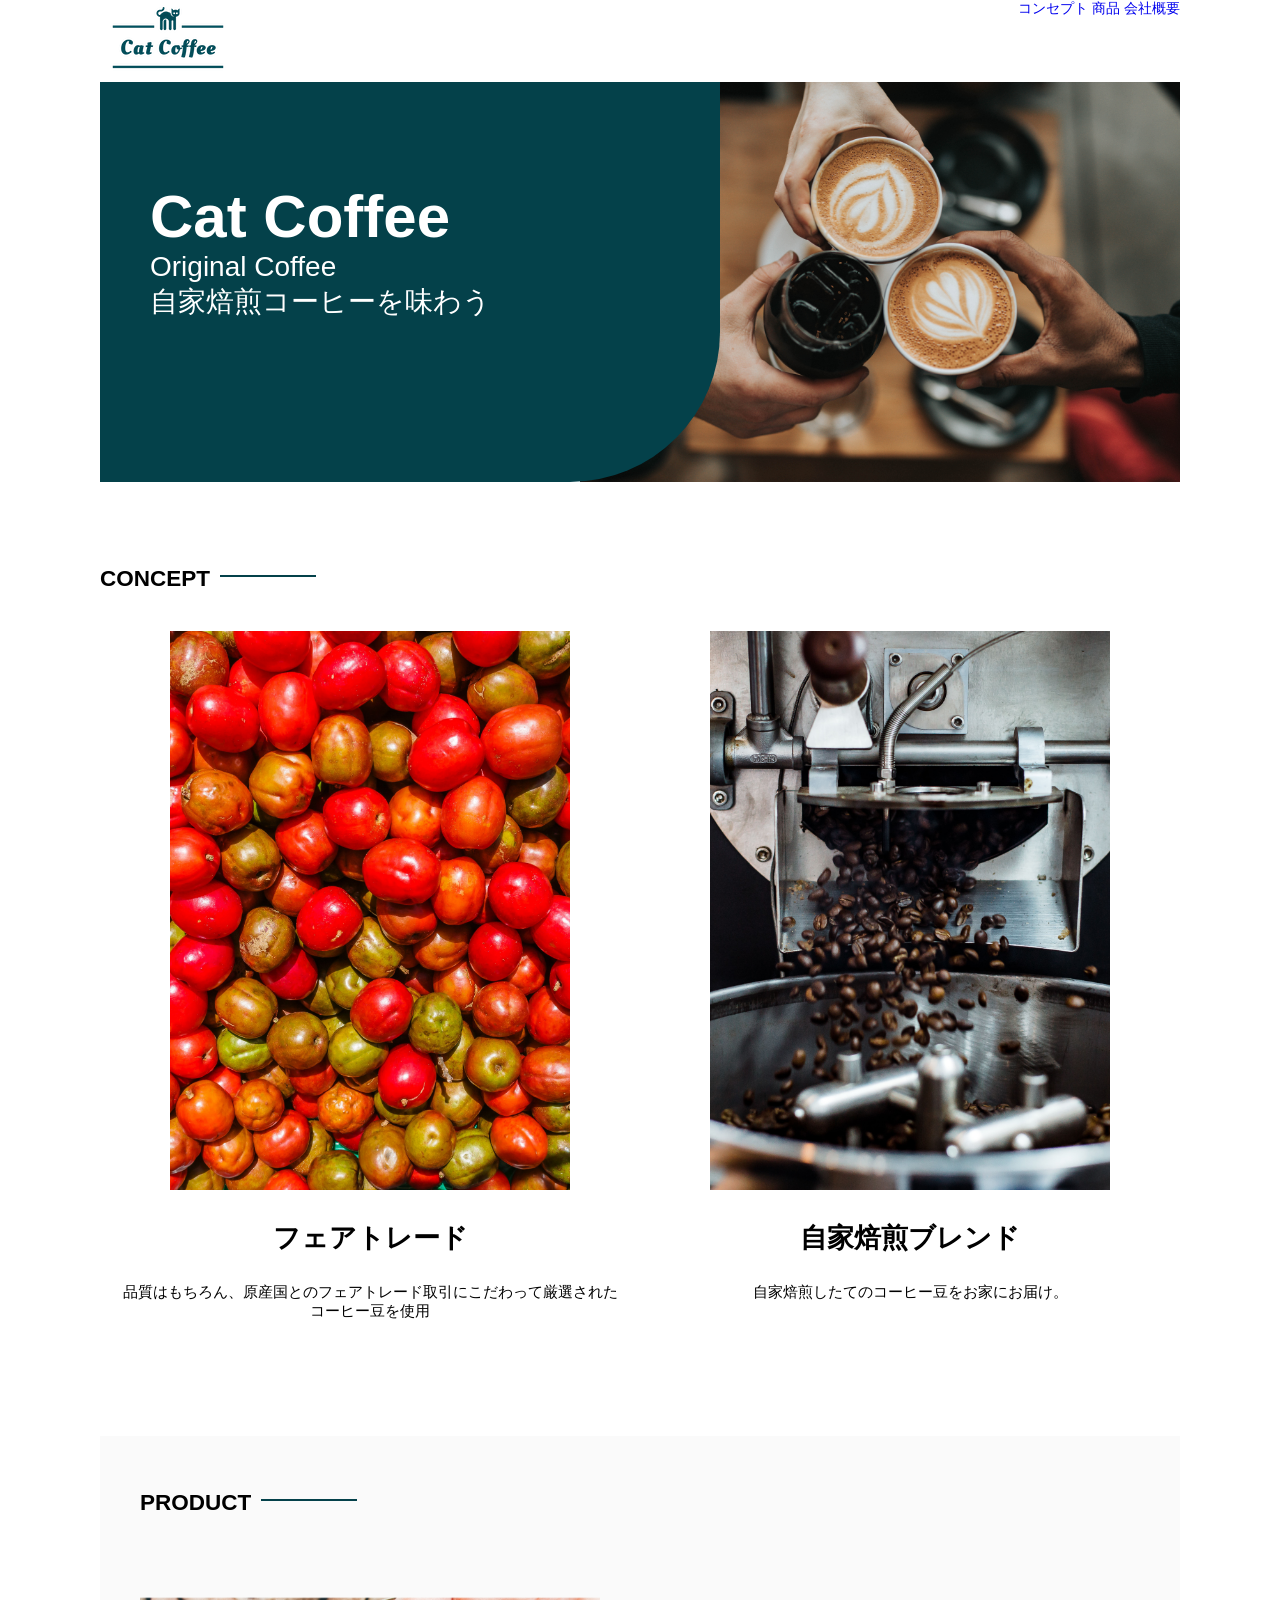
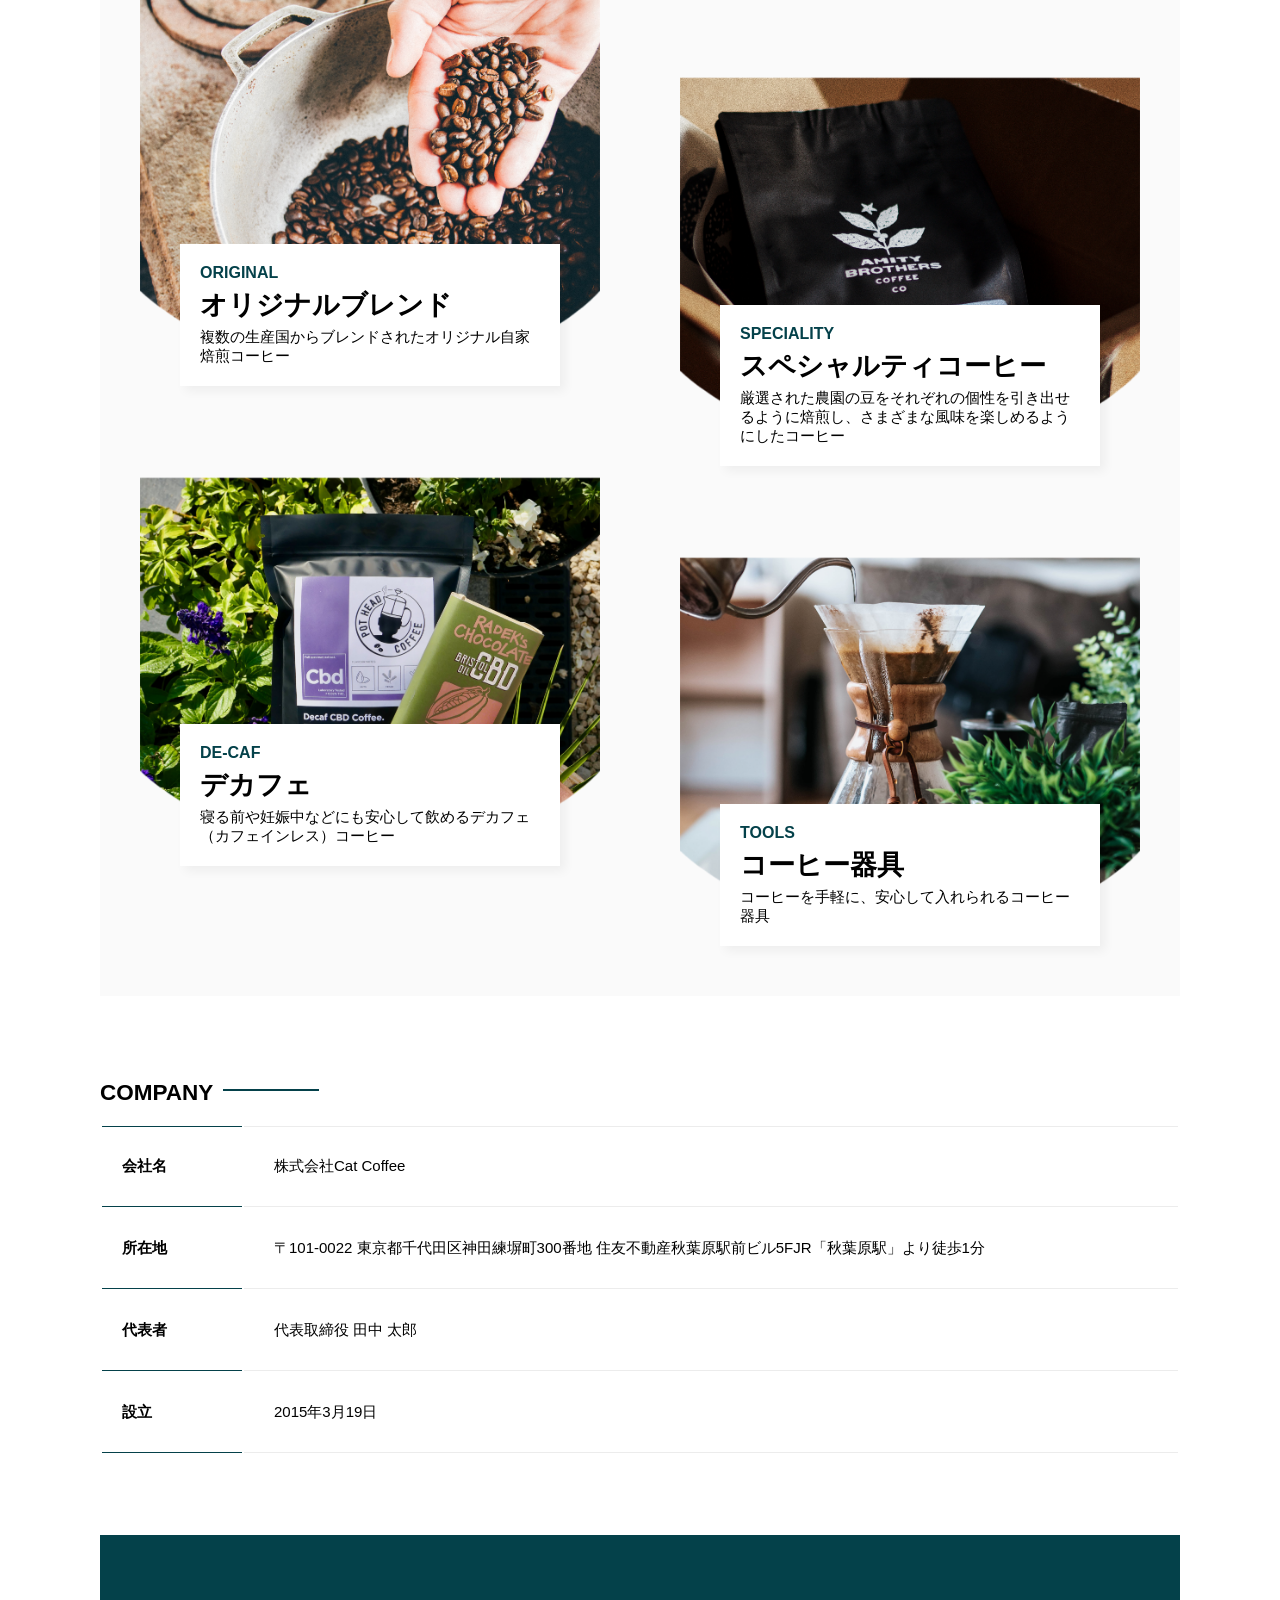
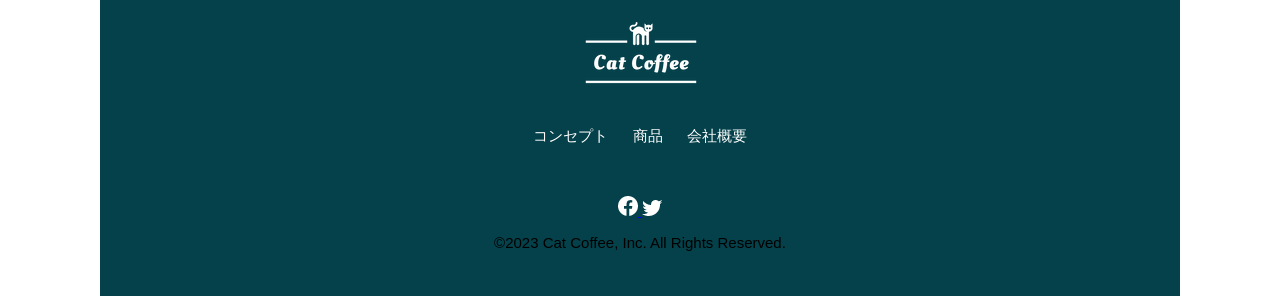
<file: cat-coffee/index.html>
<!DOCTYPE html>
<html>
  <head>
    <meta charset="UTF-8">
    <link rel="stylesheet" href="style.css">
    <meta name="description" content="Cat Coffeeは自家焙煎珈琲豆を届けるコーヒー豆屋さんです。">
    <title>Cat Coffee</title>
  </head>

    <body>
      <header>
        <div>
          <a href="index.html" id="logo"> <img src="images/logo-cat-coffee.png"></a>
        </div>

        <div class="nav">
          <a href="index.html#concept"> コンセプト</a>
          <a href="index.html#product"> 商品</a>
          <a href="index.html#company"> 会社概要</a>
        </div>
      </header>

      <main>
        <article>
          <section id="mainvisual">
            <div id="main-message">
              <h1>Cat Coffee</h1>
              <p>Original Coffee</p>
              <p>自家焙煎コーヒーを味わう</p>
           </div>
           <img src="images/index/index-main-coffee.jpg" alt="コーヒーを入れる画像">
          </section>

          <section id="concept">
          <h2 class="index-h2">CONCEPT</h2>
          <div id="concept-flex">
            <div>
              <img class="concept-photo" src="images/index/index-fair-trade.jpg" alt="コーヒー果実">
              <h3>フェアトレード</h3>
              <p>品質はもちろん、原産国とのフェアトレード取引にこだわって厳選されたコーヒー豆を使用</p>
            </div>

            <div>
              <img class="concept-photo" src="images/index/index-house-brend.jpg" alt="自家焙煎ブレンド">
              <h3>自家焙煎ブレンド</h3>
              <p>自家焙煎したてのコーヒー豆をお家にお届け。</p>
            </div>
          </div>
          </section>


          <section id="product">
            <h2 class="index-h2">PRODUCT</h2>
            <div>
              <div id="product-left">
                <div>
                  <img class="product-photo" src="images/index/index-originalblend.png" alt="オリジナルブレンド">
                  <div class="product-explain">
                    <span>ORIGINAL</span>
                    <h3>オリジナルブレンド</h3>
                    <p>複数の生産国からブレンドされたオリジナル自家焙煎コーヒー</p>
                  </div>
                </div>
                <div>
                  <img class="product-photo" src="images/index/index-decaf.png" alt="デカフェコーヒー">
                  <div class="product-explain">
                    <span>DE-CAF</span>
                    <h3>デカフェ</h3>
                    <p>寝る前や妊娠中などにも安心して飲めるデカフェ（カフェインレス）コーヒー</p>
                  </div>
                </div>
              </div>

              <div id="product-right">
                <div>
                  <img class="product-photo" src="images/index/index-specialty.png" alt="スペシャルティコーヒー">
                  <div class="product-explain">
                    <span>SPECIALITY</span>
                    <h3>スペシャルティコーヒー</h3>
                    <p>厳選された農園の豆をそれぞれの個性を引き出せるように焙煎し、さまざまな風味を楽しめるようにしたコーヒー</p>
                  </div>
                </div>

                <div>
                  <img class="product-photo" src="images/index/index-coffee-tool.png" alt="コーヒー器具">
                  <div class="product-explain">
                    <span>TOOLS</span>
                    <h3>コーヒー器具</h3>
                    <p>コーヒーを手軽に、安心して入れられるコーヒー器具</p>
                  </div>
                </div>
              </div>
             </div>
          </section>


          <section id="company">
            <h2 class="index-h2">COMPANY</h2>
            <table id="company-table">
              <tr>
                <th class="tableheader tableheader-first">会社名</th>
                <td class="cell cell-first">株式会社Cat Coffee</td>
              </tr>

              <tr>
                <th class="tableheader">所在地</th>
                <td class="cell">〒101-0022 東京都千代田区神田練塀町300番地 住友不動産秋葉原駅前ビル5FJR「秋葉原駅」より徒歩1分</td>
              </tr>

              <tr>
                <th class="tableheader">代表者</th>
                <td class="cell">代表取締役 田中 太郎</td>
              </tr>

              <tr>
                <th class="tableheader">設立</th>
                <td class="cell">2015年3月19日</td>
              </tr>
            </table>
          </section>
        </article>
      </main>

      <footer>
        <div id="footer-logo">
          <img src="images/logo-cat-coffee-white.png" alt="Cat Coffee">
        </div>

        <div id="footer-link">
          <a href="index.html#concept">コンセプト</a>
          <a href="index.html#product">商品</a>
          <a href="index.html#company">会社概要</a>
        </div>

        <div id="sns-footer">
          <a href="https://www.facebook.com/sejuku2013">
            <img src="images/button-facebook.png">
          </a>
          <a href="https://twitter.com/samuraijuku">
            <img src="images/button-twitter.png">
          </a>
          <p id="copyright">&copy;2023 Cat Coffee, Inc. All Rights Reserved.</p>
        </div>
      </footer>
    </body>
</html>
</file>
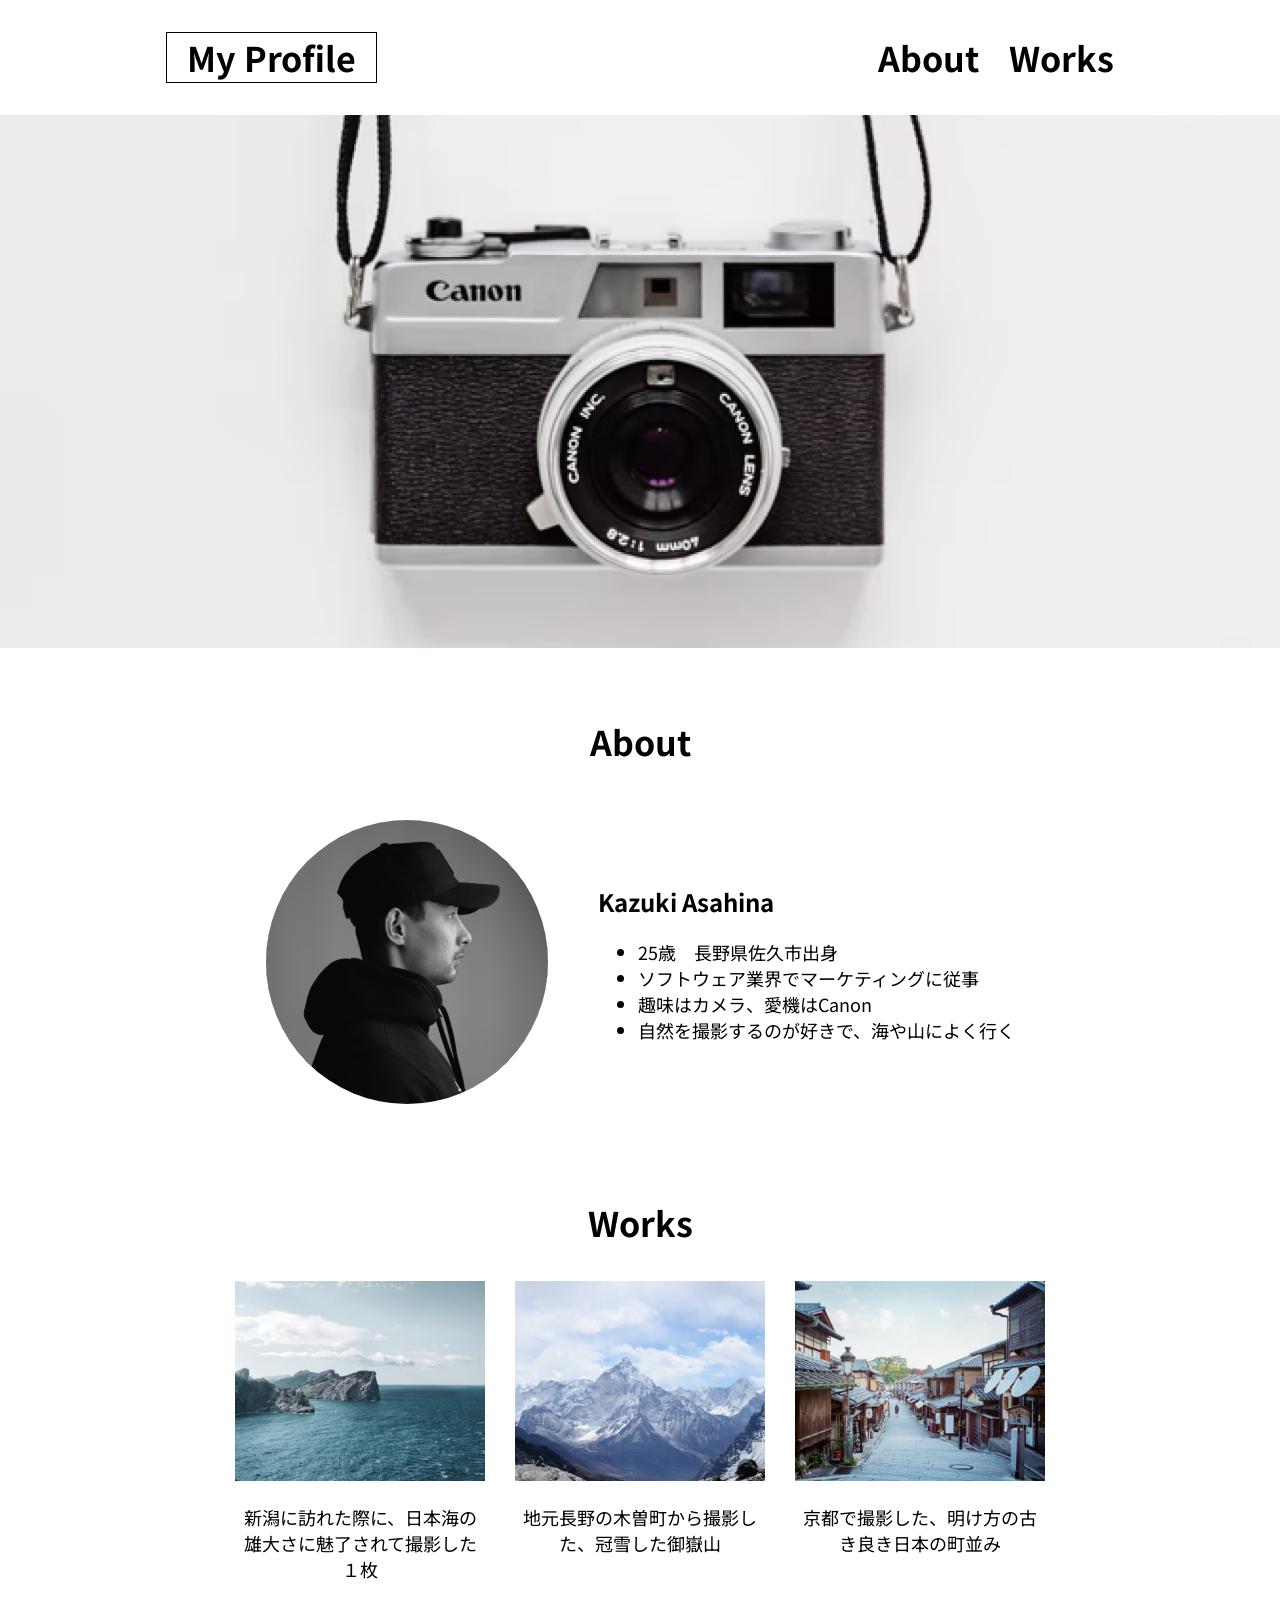
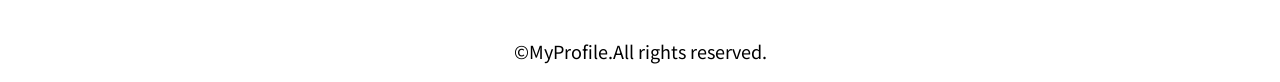
<file: kadai_001/index.html>
<!DOCTYPE html>
<html>
  <head>
    <meta charset="UTF-8">
    <link rel="stylesheet" href="style.css">
    <meta name="description" content="自己紹介と趣味を掲載するサイトです。">
    <title>MyProfile</title>
    <link rel="preconnect" href="https://fonts.googleapis.com">
    <link rel="preconnect" href="https://fonts.gstatic.com" crossorigin>
    <link href="https://fonts.googleapis.com/css2?family=Josefin+Sans:ital,wght@0,100..700;1,100..700&family=Noto+Sans+JP&display=swap" rel="stylesheet">
  </head>

  <body>
    <header>
        <div id="home">
            <a href="index.html">My Profile</a>
        </div>

        <div id="nav">
          <a href="index.html#about">About</a>
          <a href="index.html#works">Works</a>
        </div>
    </header>

    <main>
      <article>

        <div id="camera">
          <img src="Figma/main.png">
        </div>

        <section id="about">
          <h1>About</h1>
          <div id="about-flex">
            <img id="about-photo" src="Figma/about.png" alt="顔写真">
            <div id="profile">
              <h2>Kazuki Asahina</h2>
              <ul>
                <li>25歳　長野県佐久市出身</li>
                <li>ソフトウェア業界でマーケティングに従事</li>
                <li>趣味はカメラ、愛機はCanon</li>
                <li>自然を撮影するのが好きで、海や山によく行く</li>
              </ul>
            </div>
          </div>
        </section>

        <section id="works">
          <h1>Works</h1>
          <div id="works-flex">
            <div class="photo">
              <img id="works-left" src="Figma/works1.png" alt="日本海の写真">
              <p>新潟に訪れた際に、日本海の雄大さに魅了されて撮影した１枚</p>
            </div>

            <div class="photo">
              <img id="works-center" src="Figma/works2.png" alt="御嶽山の写真">
              <p>地元長野の木曽町から撮影した、冠雪した御嶽山</p>
            </div>

            <div class="photo">
              <img id="works-right" src="Figma/works3.png" alt="京都の街並みの写真">
              <p>京都で撮影した、明け方の古き良き日本の町並み</p>
            </div>
          </div>
        </section>

      </article>

      <footer>
        <p id="copyright">&copy;MyProfile.All rights reserved.</p>
      </footer>

    </main>
  </body>
</html>
</file>
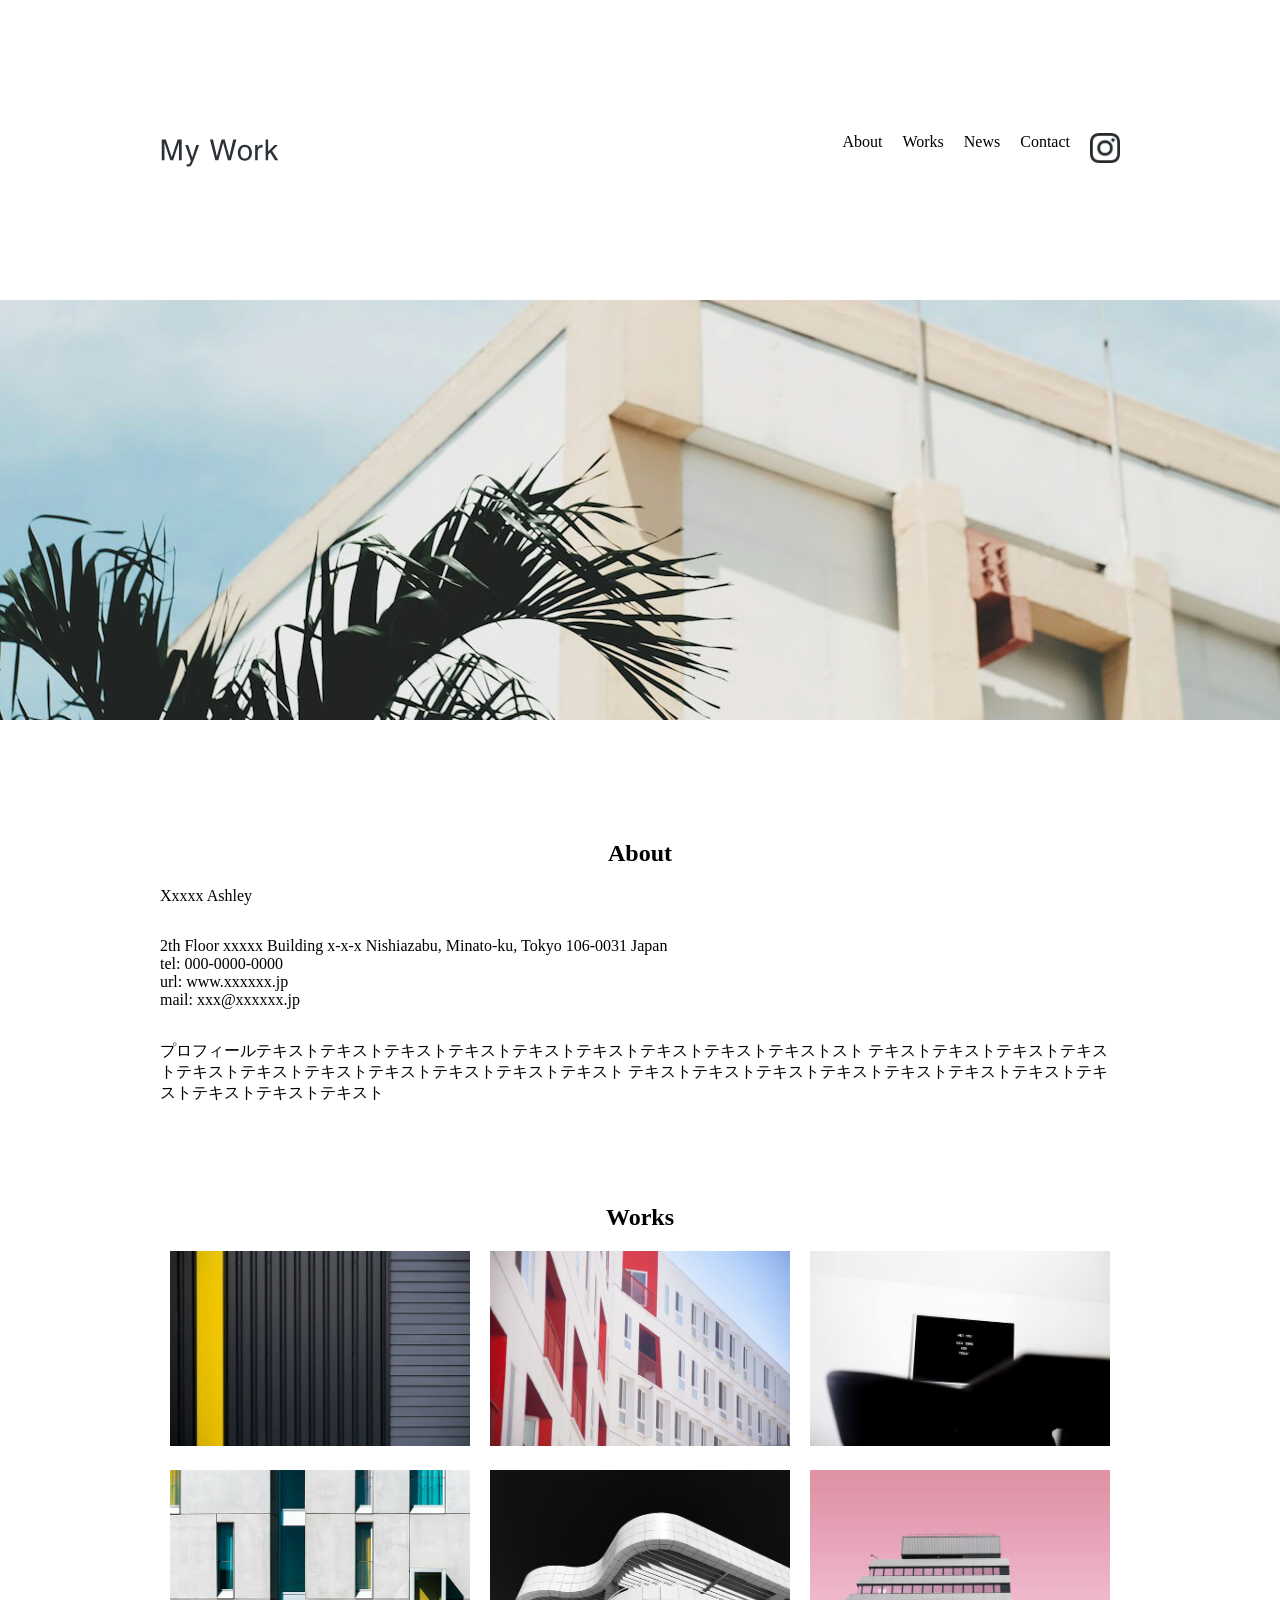
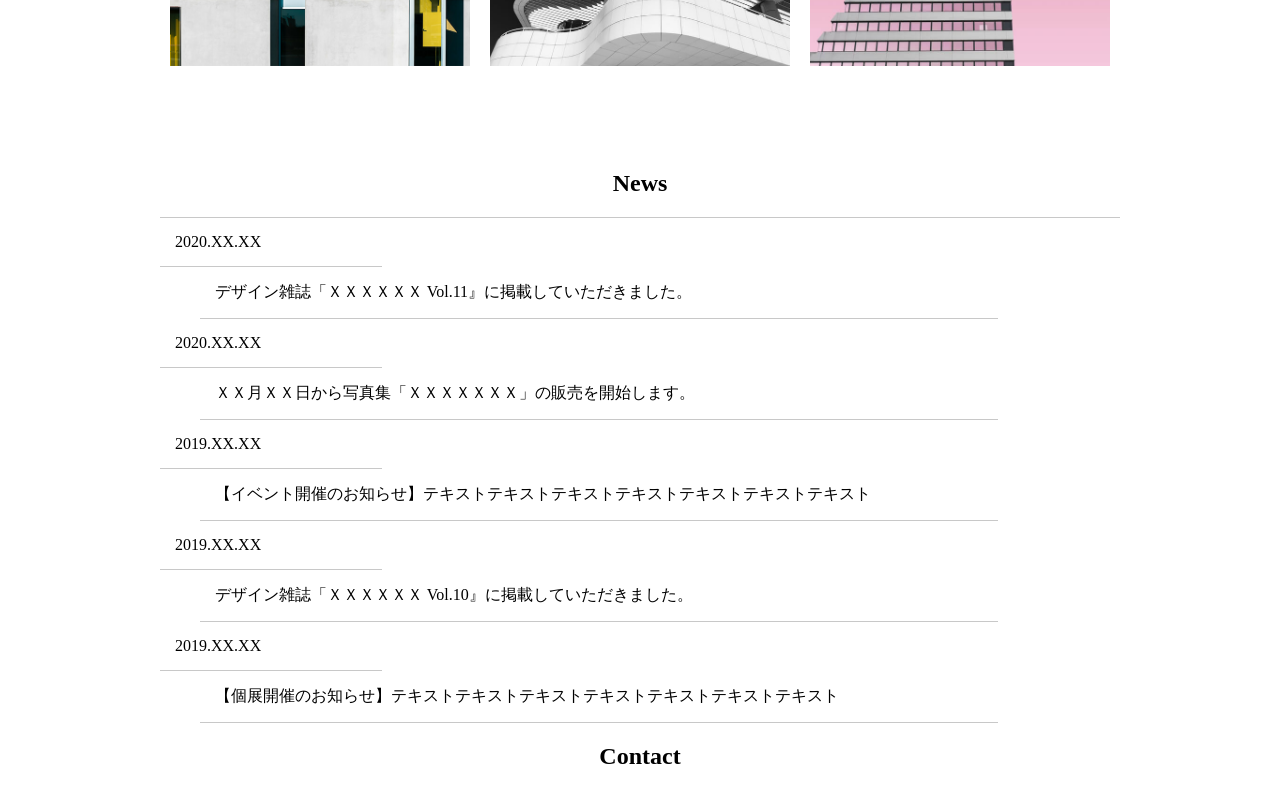
<file: My Work/index.html>
<!DOCTYPE! html>
<html>
	<head>
		<meta charset="UTF-8">
		<link rel="stylesheet" href="style.css">
		<meta name="description" content="フォトグラファーの紹介サイト">
		<title>Profile</title>
	</head>
	
	<body>
		<header class="content">
      <h1>
        <a href="index.html"><img src="img/logo.svg"></a>
      </h1>
        <nav>
          <ul>
            <li><a href="index.html#about">About</a></li>
            <li><a href="index.html#works">Works</a></li>
            <li><a href="index.html#news">News</a></li>
            <li><a href="index.html#contact">Contact</a></li>
            <li><a href=""><img src="img/icon-instagram.png" alt="instagramのアイコン"></a></li>
          </ul>
        </nav>
		</header>
		
		<main>
      <div class="main">
        <img src="img/mainvisual-pc.jpg" alt="メインビジュアル">
      </div>

      <div id="about" class="content">
        <h2>About</h2>
        <ul>
          <li>Xxxxx Ashley</li>
          <li>2th Floor xxxxx Building x-x-x Nishiazabu, Minato-ku, Tokyo 106-0031 Japan</li>
          <li>tel: 000-0000-0000</li>
          <li>url: www.xxxxxx.jp</li>
          <li>mail: xxx@xxxxxx.jp</li>
        </ul>
        <p>プロフィールテキストテキストテキストテキストテキストテキストテキストテキストテキストスト テキストテキストテキストテキストテキストテキストテキストテキストテキストテキストテキスト テキストテキストテキストテキストテキストテキストテキストテキストテキストテキストテキスト</p>
      </div>

      <div id="works" class="content">
        <h2>Works</h2>
        <ul>
          <li><img src="img/works1.jpg"></li>
          <li><img src="img/works2.jpg"></li>
          <li><img src="img/works3.jpg"></li>
          <li><img src="img/works4.jpg"></li>
          <li><img src="img/works5.jpg"></li>
          <li><img src="img/works6.jpg"></li>
        </ul>
      </div>

      <div id="news" class="content">
        <h2>News</h2>
          <dl>
            <dt>2020.XX.XX</dt>
            <dd>デザイン雑誌「ＸＸＸＸＸＸ Vol.11』に掲載していただきました。</dd>
            <dt>2020.XX.XX</dt>
            <dd>ＸＸ月ＸＸ日から写真集「ＸＸＸＸＸＸＸ」の販売を開始します。</dd>
            <dt>2019.XX.XX</dt>
            <dd>【イベント開催のお知らせ】テキストテキストテキストテキストテキストテキストテキスト  </dd>
            <dt>2019.XX.XX</dt>
            <dd>デザイン雑誌「ＸＸＸＸＸＸ Vol.10』に掲載していただきました。</dd>
            <dt>2019.XX.XX</dt>
            <dd>【個展開催のお知らせ】テキストテキストテキストテキストテキストテキストテキスト</dd>
          </dl>
      </div>

      <div id="contact" class="content">
        <h2>Contact</h2>
        <ul>
        </ul>
      </div>
		</main>

    <footer>
    </footer>
  </body>
</html>
</file>
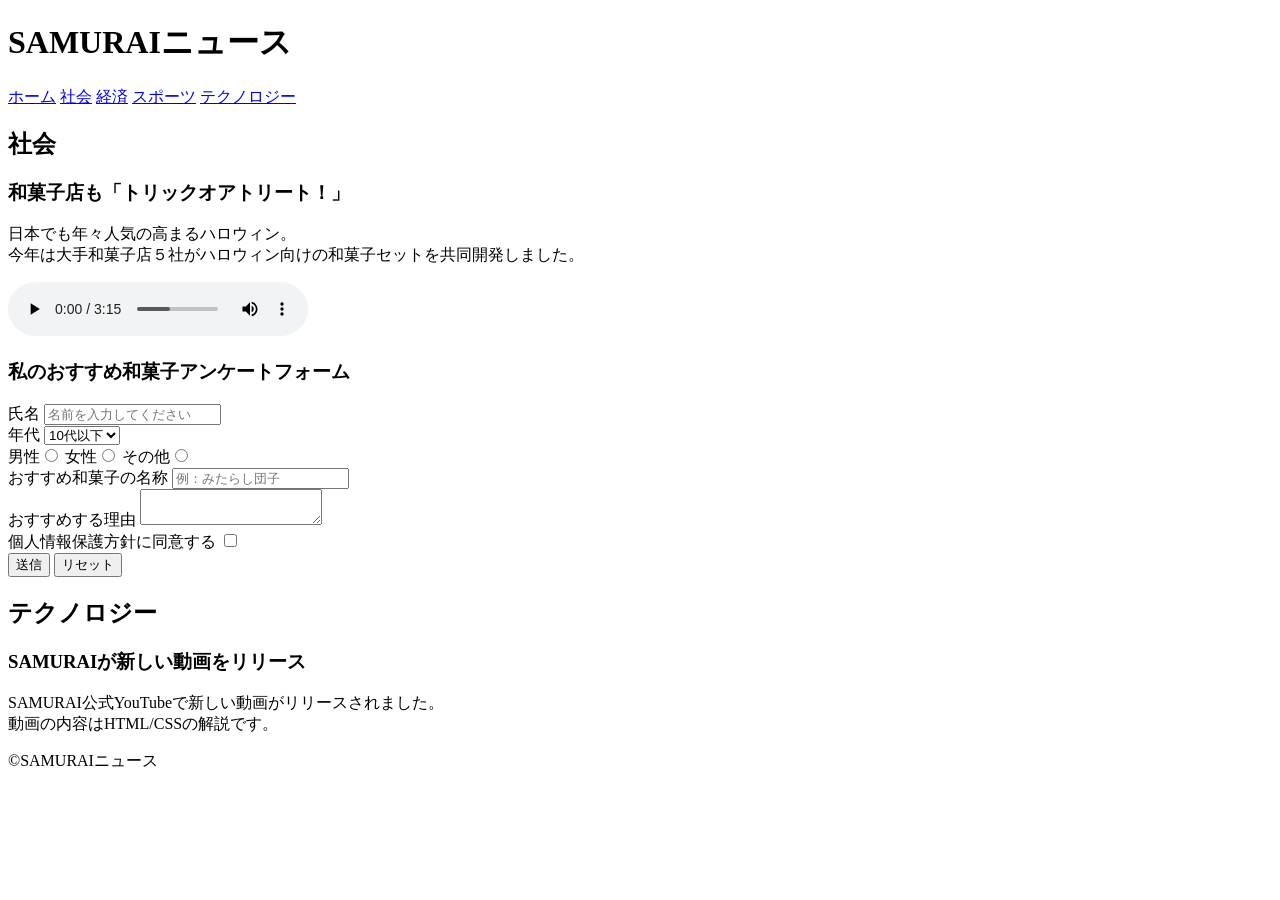
<file: kadai_008/kadai_008.html>
<!DOCTYPE html>
<html>
  <head>
    <title>8章課題</title>
    <meta name="description" content="このページは8勝の課題です。">
    <meta charaset="UTF-8">
  </head>
  <body>
    <header>
      <h1>SAMURAIニュース</h1>
      <nav>
        <a href="kadai_008.html">ホーム</a>
        <a href="https://www.sejuku.net/">社会</a>
        <a href="https://www.sejuku.net/">経済</a>
        <a href="https://www.sejuku.net/">スポーツ</a>
        <a href="https://www.sejuku.net/">テクノロジー</a>
      </nav>
    </header>
    <main>
      <article>
        <h2>社会</h2>
        <section>
          <h3>和菓子店も「トリックオアトリート！」</h3>
          <p>日本でも年々人気の高まるハロウィン。<br>
            今年は大手和菓子店５社がハロウィン向けの和菓子セットを共同開発しました。</p>
            <audio src="ichi.mp3" controls></audio>
        </section>
        <section>
          <h3>私のおすすめ和菓子アンケートフォーム</h3>
          <form>
            <label>氏名</label>
            <input type="text" placeholder="名前を入力してください">
            <br>
            <label>年代</label>
            <select>
              <option>10代以下</option>
              <option>20代</option>
              <option>30代</option>
              <option>40代以上</option>
            </select>
            <br>
            <label>男性</label><input type="radio" name="gender">
            <label>女性</label><input type="radio" name="gender">
            <label>その他</label><input type="radio" name="gender">
            <br>
            <label>おすすめ和菓子の名称</label>
            <input type="text" placeholder="例：みたらし団子">
            <br>
            <label>おすすめする理由</label>
            <textarea></textarea>
            <br>
            <label>個人情報保護方針に同意する</label>
            <input type="checkbox">
            <br>
            <input type="submit" value="送信">
            <input type="reset" value="リセット">
            <br>
          </form>
        </section>
      </article>
      <article>
        <h2>テクノロジー</h2>
        <section>
          <h3>SAMURAIが新しい動画をリリース</h3>
          <p>SAMURAI公式YouTubeで新しい動画がリリースされました。<br>
            動画の内容はHTML/CSSの解説です。</p>
        </section>
      </article>
    </main>
    <footer>
      <p>&copy;SAMURAIニュース</p>
    </footer>
  </body>
</html>
</file>
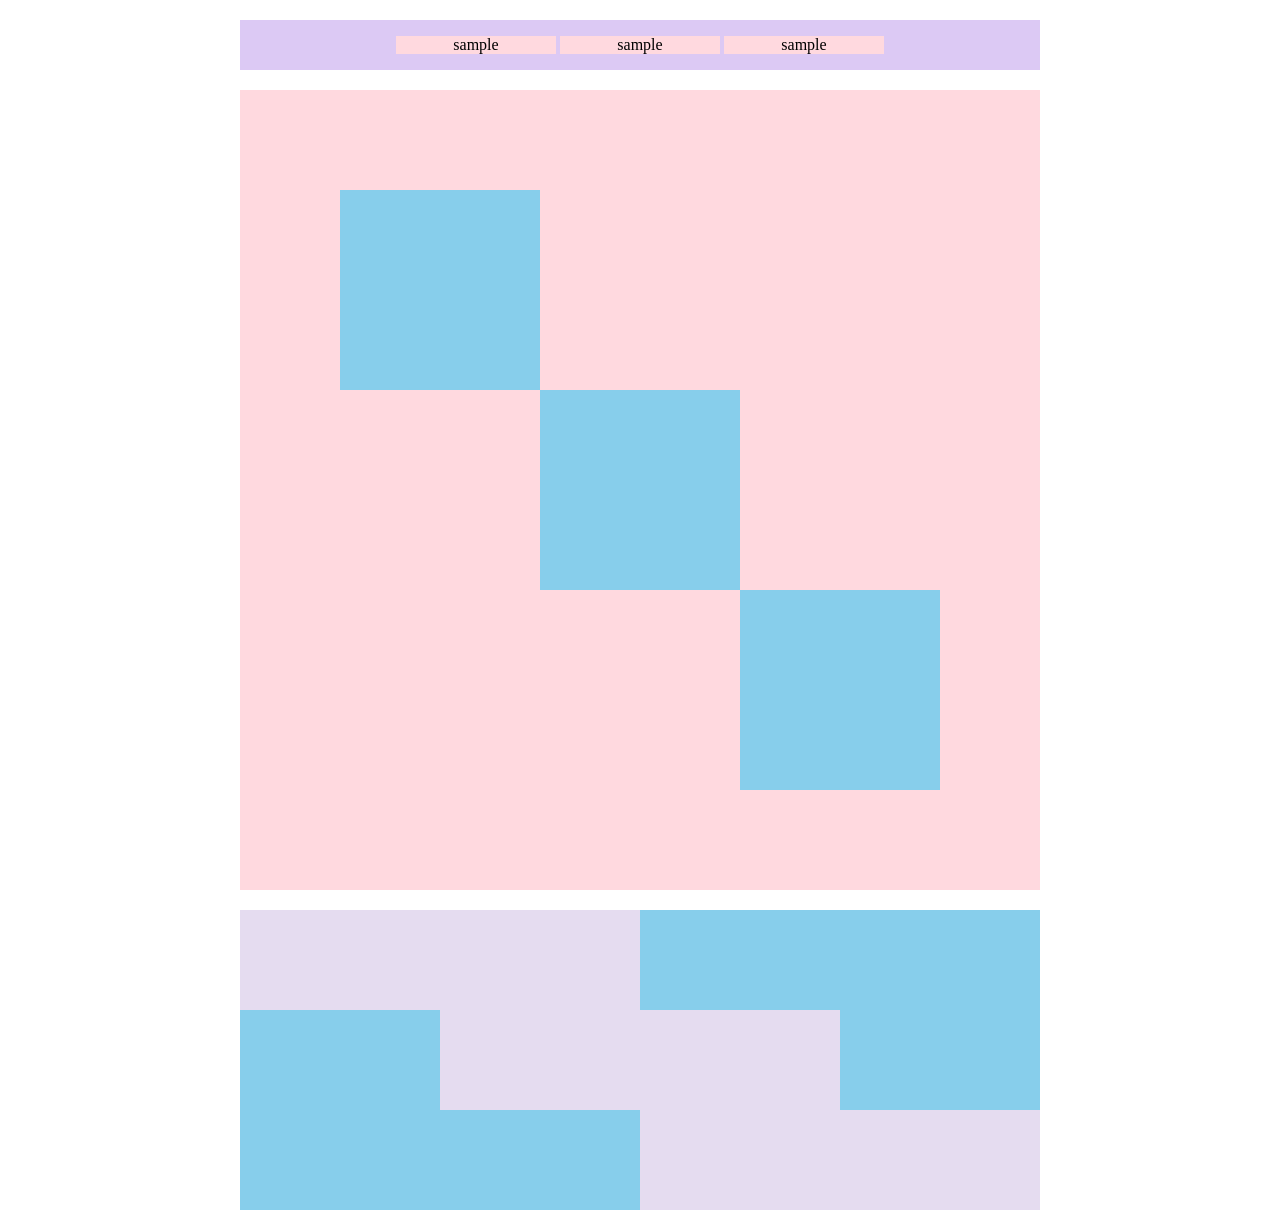
<file: kadai_018/kadai_018.html>
<!DOCTYPE html>
<html>
<head>
  <meta charset="UTF-8">
  <link rel="stylesheet" href="style.css">
  <meta name="description" content="このページは18章の課題です。">
  <title>18章課題</title>
</head>
<body>
  <div id="top">
    <p class="top-child">sample</p>
    <p class="top-child">sample</p>
    <p class="top-child">sample</p>
  </div>
  <div id="middle">
    <div id="middle-child01"></div>
    <div id="middle-child02"></div>
    <div id="middle-child03"></div>
  </div>
  <div id="bottom">
    <div id="bottom-child01"></div>
    <div id="bottom-child02"></div>
    <div id="bottom-child03"></div>
  </div>
</body>
</html>
</file>
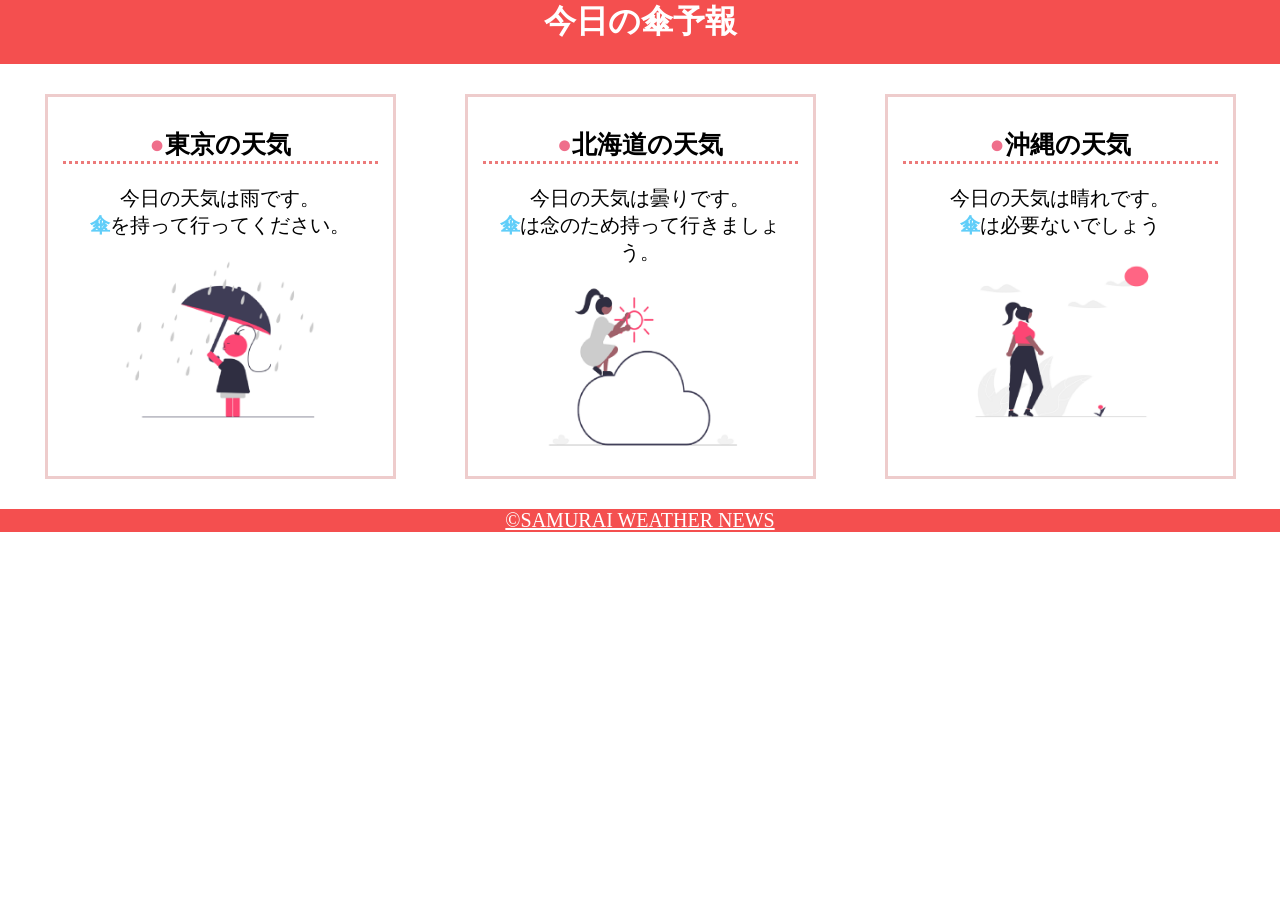
<file: kadai_022/kadai_022.html>
<!DOCTYPE html>
<html>
  <head>
    <meta charset="UTF-8">
    <meta name="viewport" content="width=device-width, initial-scale=1.0">
    <link rel="stylesheet" href="style.css">
    <meta name="description" content="このページは22章の課題です。">
    <title>22章課題</title>
  </head>

  <body>
    <header>
      <h1>今日の傘予報</h1>
    </header>  
  <main>
    <div id="parent">
      <div class="contents">
        <h2>東京の天気</h2>
        <p>今日の天気は雨です。</p>
        <p>傘を持って行ってください。</p>
        <img src="images/rainy.png" alt="雨">
      </div>
 
      <div class="contents">
        <h2>北海道の天気</h2>
        <p>今日の天気は曇りです。</p>
        <p>傘は念のため持って行きましょう。</p>
        <img src="images/cloudy.png" alt="曇り">
      </div>
 
      <div class="contents">
        <h2>沖縄の天気</h2>
        <p>今日の天気は晴れです。</p>
        <p>傘は必要ないでしょう</p>
        <img src="images/sunny.png" alt="晴れ">
      </div>
    </div>    
  </main>
  <footer>
    <a href="https://www.sejuku.net/corp/">&copy;SAMURAI WEATHER NEWS</a>
  </footer>
  </body>
</html>
</file>
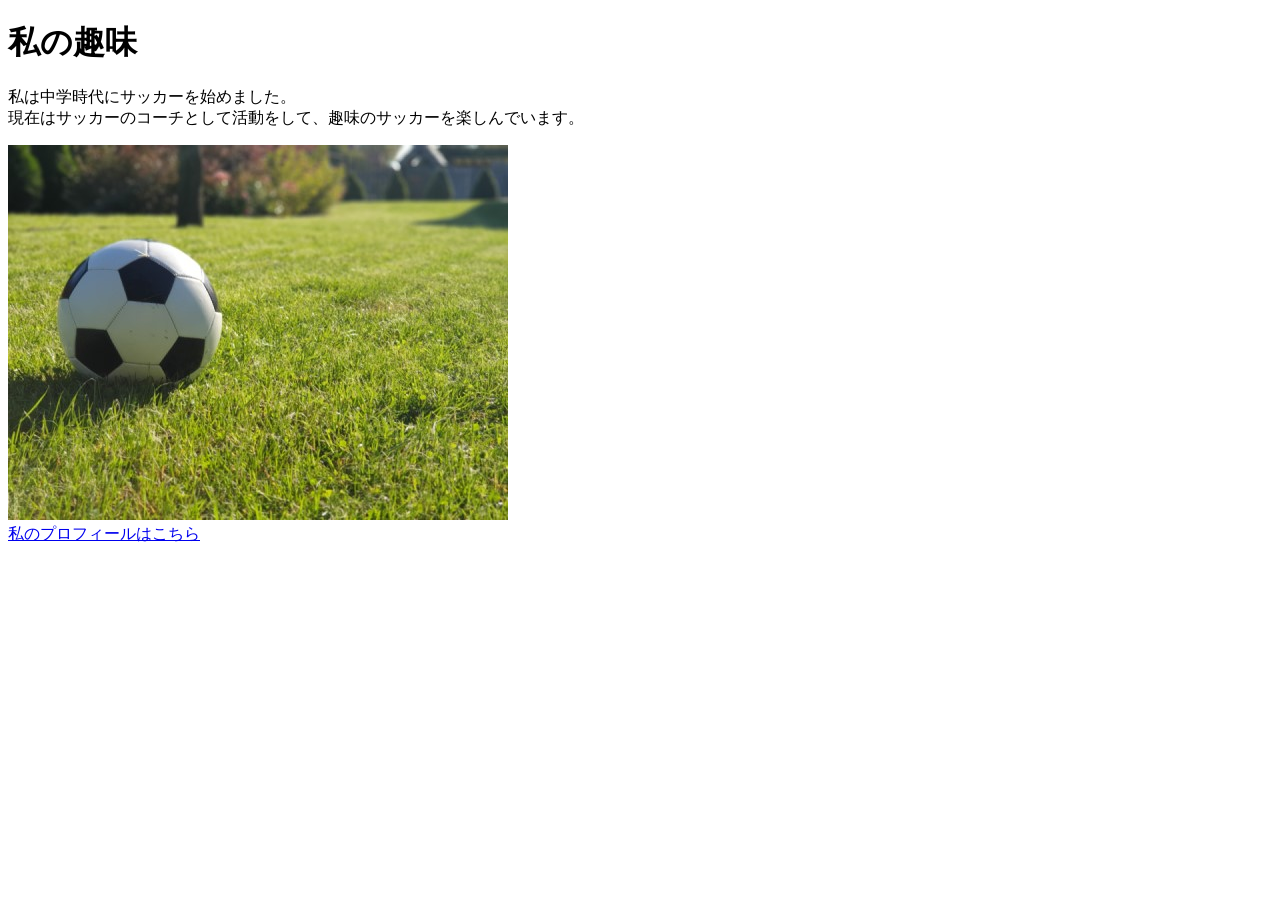
<file: kadai_005/html/kadai_005.html>
<!DOCTYPE html>
<html>
  <head>
    <title>5章課題</title>
    <meta name="description" content="このページは5章の課題です。">
    <meta charset="UTF-8">
  </head>
  <body>
    <h1>私の趣味</h1>
    <p>私は中学時代にサッカーを始めました。<br>
      現在はサッカーのコーチとして活動をして、趣味のサッカーを楽しんでいます。
    </p>
    <img src="../images/sample.jpg" alt="サッカーボール"><br>
     <a href="https://x.com/samuraijuku">私のプロフィールはこちら</a>
  </body>
</html>
</file>
<file: cat-coffee/style.css>
body{
  font-family:"Source Sans Pro", "Hiragino Kaku Gothic ProN", Meiryo, Arial, sans-serif;
  font-size: 15px;
  max-width: 1080px;
  margin: 0 auto;
}

header{
  display: flex;
  justify-content: space-between;
}

.nav{
  font-size: 14px;
}

.nav > a{
  text-decoration: none;
}

.nav > a:hover{
  text-decoration: underline;
}


#mainvisual{
  position: relative;
  height: 400px;
}

#main-message{
  position: absolute;
  top: 0;
  left: 0;
  background-color: #04414A;
  color: #ffffff;
  border-radius: 0 0 150px 0;
  width: 100%;
  height: 100%;
  max-width: 620px;
  z-index: 11;
}

#main-message > h1{
  font-size: 60px;
  font-weight: bold;
  margin: 100px 0 0 50px;
}

#main-message > p{
  font-size: 28px;
  margin: 0 0 0 50px;
}

#mainvisual > img{
  max-width: 600px;
  position: absolute;
  top: 0;
  right: 0;
  z-index: 10;
}


h2{
  margin-top: 40px;
}

h2::after{
  content: url(images/line.png);
  margin-left: 10px;
}

h3{
  font-size: 27px;
}

#concept{
  margin: 80px auto;
}

#concept-flex{
  display: flex;
  text-align: center;
}

#concept-flex > div{
  width: 50%;
  margin: 20px;
}

.concept-photo{
  width: 80%;
}


#product{
  background-color:#fafafa;
  margin: 20px 0 80px 0;
  padding: 10px 40px 0px 40px;
}

#product > div{
  margin-top: 40px;
  display: flex;
}

#product-left{
  width: 50%;
  margin-right: 20px;
}

#product-right{
  width: 50%;
  margin-left: 20px;
  margin-top: 80px;
}

#product-left > div{
position: relative;
height: 480px;
margin-right: 20px;
}

#product-right > div{
position: relative;
height: 480px;
margin-left: 20px;
}

.product-photo{
  width: 100%;
}

.product-explain{
  background-color: #ffffff;
  position: absolute;
  left: 0;
  bottom: 50px;
  margin: 0 40px 0 40px;
  padding: 20px;
  box-shadow: 5px 5px 10px rgba(0, 0, 0, 0.05);
}

.product-explain > span{
  color: #04414A;
  font-weight: bold;
  font-size: 16px;
  margin: 0;
}

.product-explain > h3{
  margin: 5px 0 5px 0;
}

.product-explain > p{
  margin: 0;
}


#company{
  margin: 80px auto;
}

#company-table{
  width: 100%;
}

.tableheader{
  text-align: left;
  padding: 20px;
  border-bottom-color: #04414A;
  border-bottom-width: 1px;
  border-bottom-style: solid;
  width: 100px;
}

.tableheader-first{
  border-top-color: #04414A;
  border-top-width: 1px;
  border-top-style: solid;
}

.cell{
  padding: 30px;
  border-bottom-color: #ececec;
  border-bottom-width: 1px;
  border-bottom-style: solid;
}

.cell-first{
  border-top-color: #ececec;
  border-top-width: 1px;
  border-top-style: solid;
}


footer{
  background-color: #04414A;
  text-align: center;
  padding: 80px 80px 30px 80px;
}

#footer-logo{
  margin-bottom: 30px;
}

#footer-link{
  margin-bottom: 50px;
}

#footer-link > a{
  text-decoration: none;
  margin: 10px;
  color: #ffffff;
}

#footer-link > a:hover{
  text-decoration: underline;
}
</file>
<file: kadai_001/style.css>
html,body{
  width: auto;
}


body{
  font-family: "Noto Sans JP", sans-serif;
  font-size: 18px;
  background-color: #ffffff;
  margin: 0;
}


header{
  display: flex;
  justify-content: space-between;
  align-items: center;

  box-sizing: border-box;
  width: 980px;
  height: 115px;
  
  margin: 0 auto;
  padding: 32px 16px;

  font-size: 34px;
  font-weight: bold;
}


#home > a,#nav > a{
  text-decoration: none;
  color: #000000;
}

#home > a,#nav > a:visited{
  color:#000000;
}

#home{
  border: solid 1px #000000;
  padding: 0 20px;
}

#nav{
  display: flex;
  gap: 30px;
}


#camera > img{
  width: 100vw;
}


h1{
  font-size: 34px;
}

#about{
text-align: center;
padding: 30px;
}

#about-photo{
  border-radius: 50%;
}

#about-flex{
  display: flex;
  justify-content: center;
  align-items: center;
  gap: 50px;
  padding: 20px;
}

#profile{
  text-align: left;
}


h2{
  font-size: 24px;
}

#works{
  text-align: center;
  padding: 10px;
}

#works-flex{
  display: flex;
  justify-content: center;
  gap: 30px;
  width: 500px;
  margin: 10px auto;
}

.photo{
  width: 300px;
}

.photo > img{
  width: 250px;
  height: 200px;
  object-fit: cover;
}


footer{
  text-align: center;
}


@media screen and (max-width: 767px){
  header{
    width: 100%;
    padding-left: 5px;
    padding-right: 5px;
  }

  #about-flex{
    flex-direction: column;
  }

  #works-flex{
    flex-direction: column;
    width: 100%;
    align-items: center;
  }

  .photo{
    width: 100%;
  }

  .photo > img{
    width: 100%;
    height: auto;
  }
}
</file>
<file: My Work/style.css>
body{
  margin: 0;
}

.content{
  max-width: 960px;
  padding: 0 4%;
  margin: 0 auto;
}

a{
  color: #000000;
  text-decoration: none;
}

a:visited{
  color: #000000;
}

ul{
  list-style: none;
  padding-left: 0;
}

header{
  display: flex;
  justify-content: space-between;
  align-items: center;
  height: 300px;
}

h1{
  margin: 0;
}

nav > ul{
  display: flex;
  gap: 20px;
  list-style: none;
  margin: 0;
  padding: 0;
}

nav img{
  width: 30px;
  height: 30px;
}

.main img{
  width: 100vw;
  height: 420px;
  object-fit: cover;
  margin: 0 auto 100px;
}

#about{
  margin: 0 auto 100px;
}

h2{
  text-align: center;
}

#about li:first-child{
  margin-bottom: 2em;
}

#about li:last-child{
  margin-bottom: 2em;
}

#works{
  margin: 0 auto 100px;
}

#works ul{
  display: flex;
  justify-content: center;
  flex-wrap: wrap;
  gap: 20px;
}

#works img{
  width: 300px;
}

dl{
  display: flex;
  flex-wrap: wrap;
  margin-bottom: 20px;
  border-top: solid 1px #C8C8C8;
}

dt{
  width: 20%;
  padding: 15px;
  border-bottom: solid 1px #C8C8C8;
}

dd{
  width: 80%;
  padding: 15px;
  border-bottom: solid 1px #C8C8C8;
}
</file>
<file: kadai_018/style.css>
#top{
  width:800px;
  background-color:#dcc9f4;
  margin:20px auto;
  text-align:center;
}

.top-child{
  width:20%;
  background-color:#ffd9df;
  display:inline-block;
}

#middle{
  position:relative;
  width:800px;
  height:800px;
  margin:20px auto;
  text-align:center;
  background-color:#ffd9df;
}

#middle-child01,
#middle-child02,
#middle-child03{
  width:200px;
  height:200px;
  background-color:#87ceeb;
}

#middle-child01{
  position:absolute;
  top:100px;
  left:100px;
}

#middle-child02{
  position:absolute;
  top:300px;
  left:300px;
}

#middle-child03{
  position:absolute;
  top:500px;
  left:500px;
}

#bottom{
  width:800px;
  height:300px;
  margin:0 auto;
  background-color:#87ceeb;
}

#bottom-child01,
#bottom-child02,
#bottom-child03{
  width:400px;
  height:100px;
  background-color:#e5dcf0;
}

#bottom-child02{
  position:relative;
  left:200px;
}

#bottom-child03{
  position:relative;
  left:400px;
}
</file>
<file: kadai_022/style.css>
h1,
p,
body{
  margin:0px;
}

p,
a{
  font-size:20px;
}

header{
  padding-bottom:20px;
  background-color:rgb(244,79,79);
  text-align:center;
}

h1{
  color:rgb(255,255,255);
}

main{
  padding:10px;
}

#parent{
  display:flex;
  justify-content:space-around;
}


.contents{
  border:solid 3px rgb(238,204,204);
  flex-basis:25%;
  padding:10px 15px;
  margin:20px 0;
  text-align:center;
}

h2{
  font-size:25px;
  border-bottom:3px dotted rgb(236,122,122);
}

h2::before{
  content:"●";
  color:rgb(239,111,139);
}

.contents p:nth-of-type(2)::first-letter{
  font-weight:bold;
  color:rgb(97,206,249);
}

.contents img{
  margin:10px 0;
  width:70%;
}

footer{
  background-color:rgb(244,79,79);
  text-align:center;
}

a{
  color:rgb(255,255,255);
}

a:visited{
  color:rgb(193,234,251);
}

a:hover{
  color:rgb(245,178,168);
}

@media screen and (max-width:768px){
  h2{
    font-size:30px;
  }
  p{
    font-size:25px;
  }
  #parent{
    flex-direction:column;
  }
}
</file>
